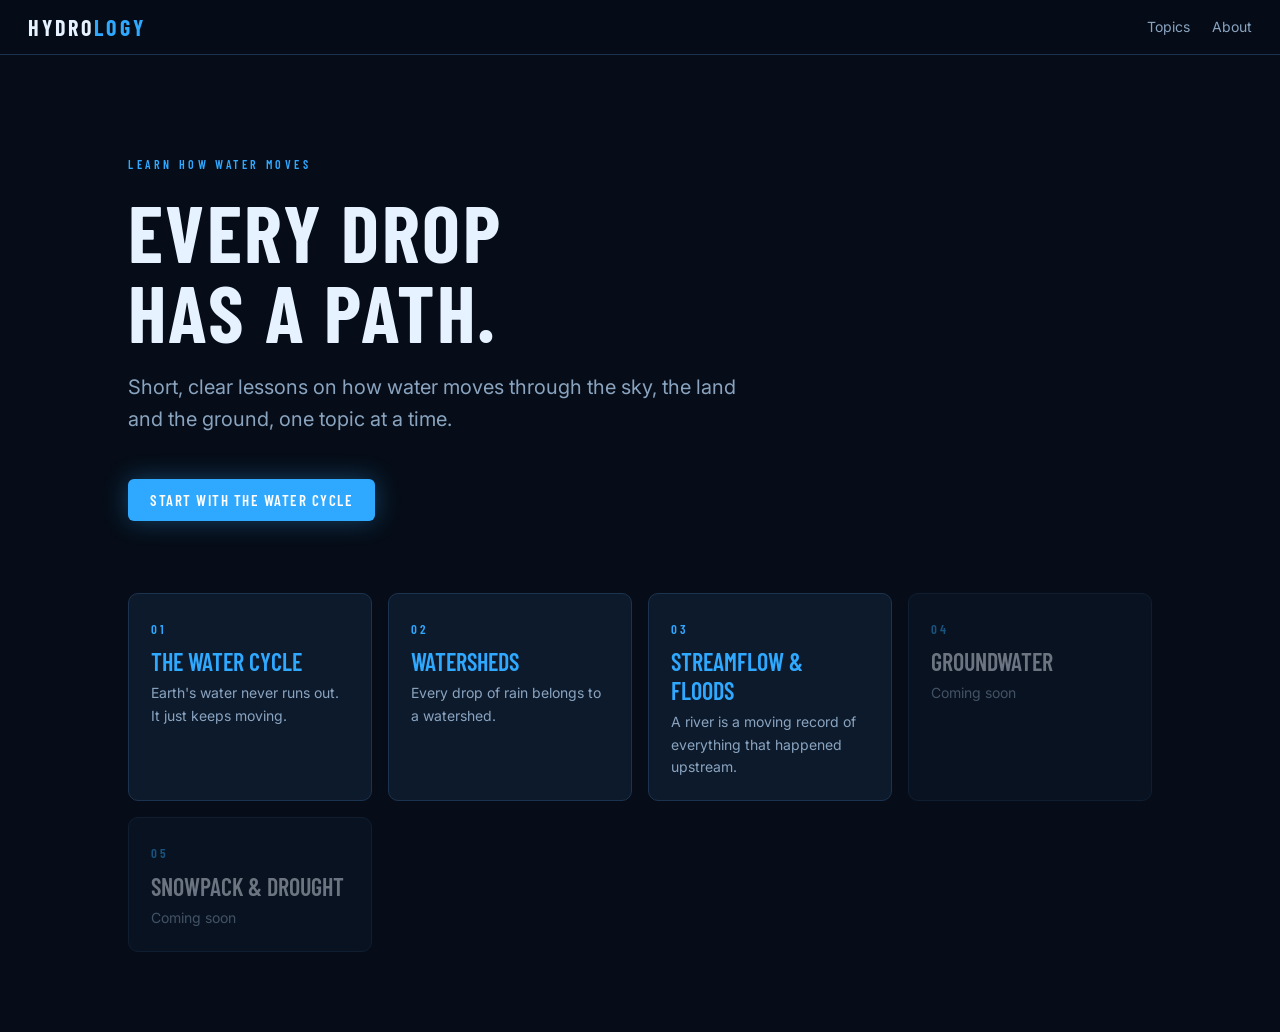
<file: index.html>
<!doctype html><html lang="en"><head><meta charset="utf-8"><meta name="viewport" content="width=device-width,initial-scale=1"><title>Hydrology</title><link rel="stylesheet" href="tokens.css"><link rel="stylesheet" href="theme.css"><link rel="stylesheet" href="site.css"></head><body>
<div class="nav"><a class="logo" href="index.html">Hydro<b>logy</b></a><nav><a href="#topics">Topics</a><a href="#">About</a></nav></div>
<div class="wrap"><section class="hero"><span class="eyebrow">Learn how water moves</span><h1>Every drop<br>has a path.</h1><p class="lead">Short, clear lessons on how water moves through the sky, the land and the ground, one topic at a time.</p><a class="btn" href="water-cycle.html">Start with the water cycle</a></section>
<section id="topics" class="grid">
<a class="card" href="water-cycle.html"><span class="n">01</span><h3>The Water Cycle</h3><p>Earth's water never runs out. It just keeps moving.</p></a>
<a class="card" href="watersheds.html"><span class="n">02</span><h3>Watersheds</h3><p>Every drop of rain belongs to a watershed.</p></a>
<a class="card" href="streamflow.html"><span class="n">03</span><h3>Streamflow &amp; Floods</h3><p>A river is a moving record of everything that happened upstream.</p></a>
<div class="card locked"><span class="n">04</span><h3>Groundwater</h3><p>Coming soon</p></div>
<div class="card locked"><span class="n">05</span><h3>Snowpack &amp; Drought</h3><p>Coming soon</p></div>
</section></div></body></html>
</file>
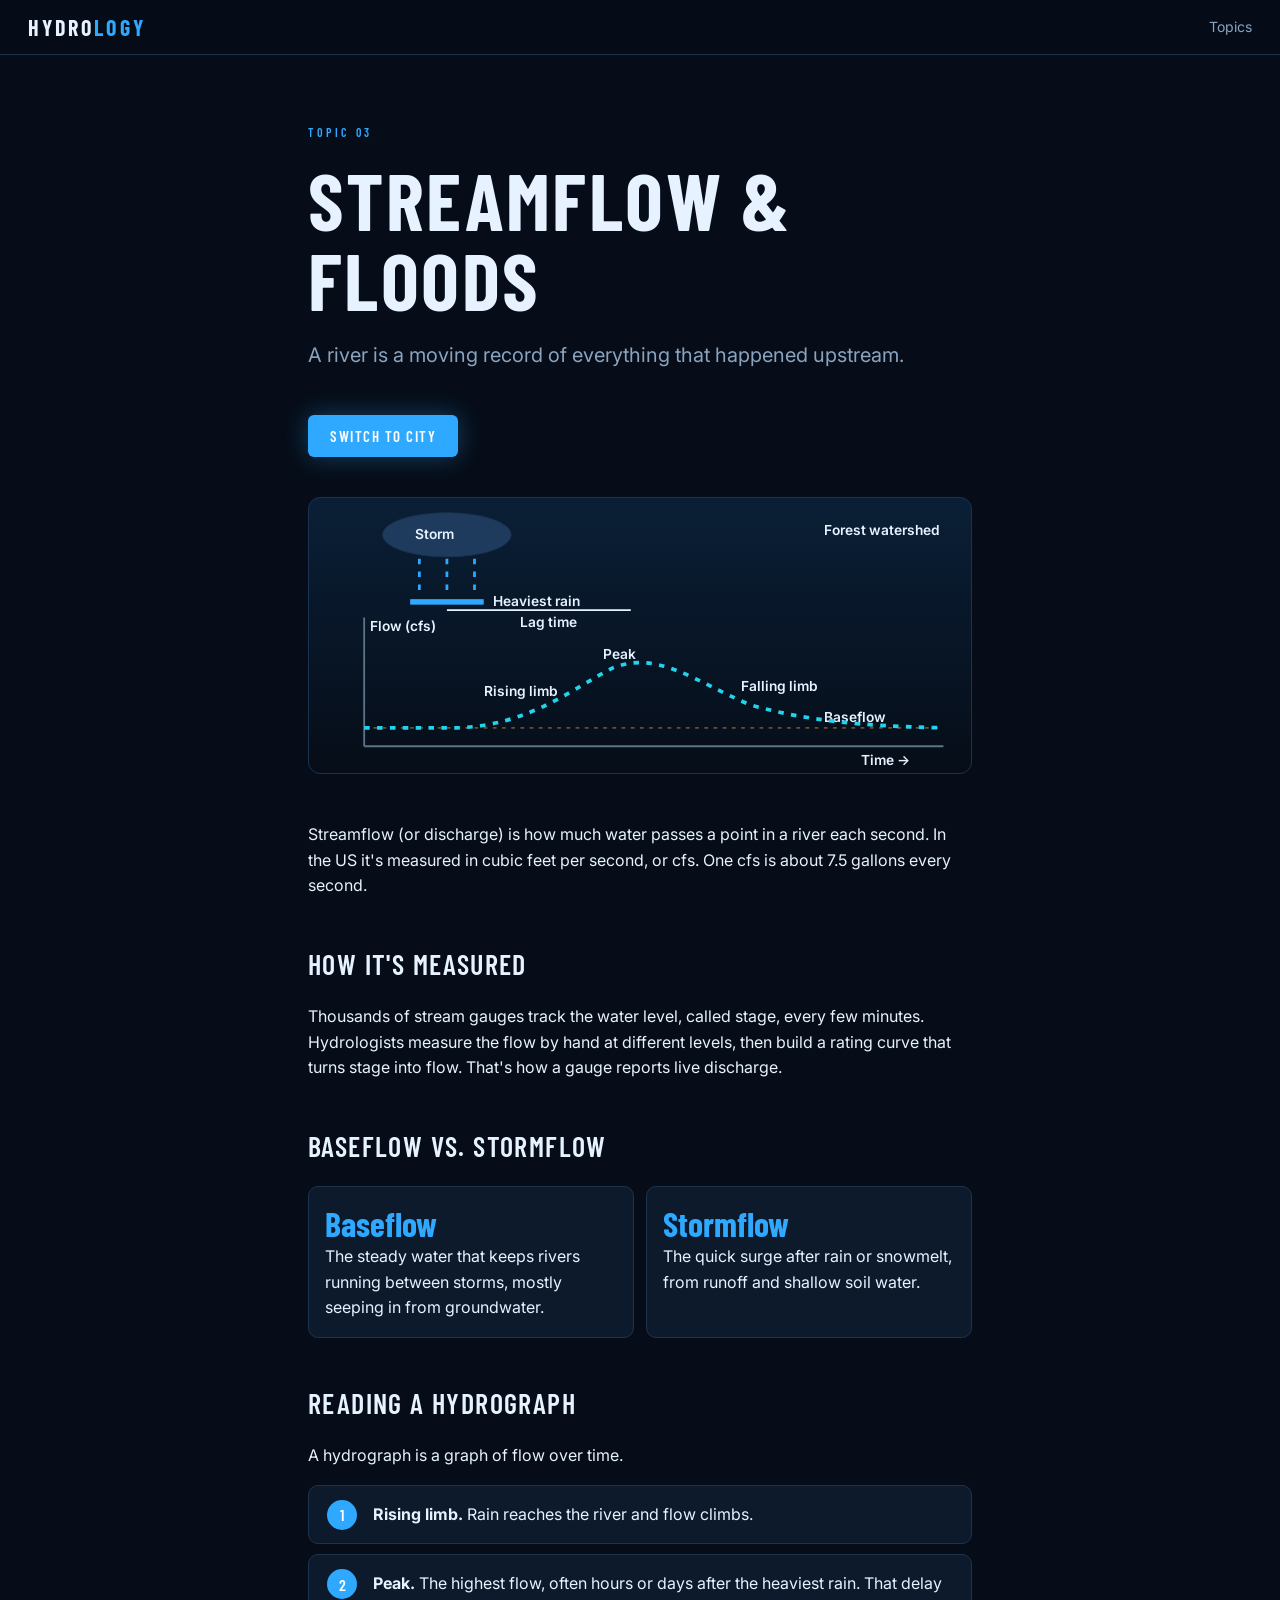
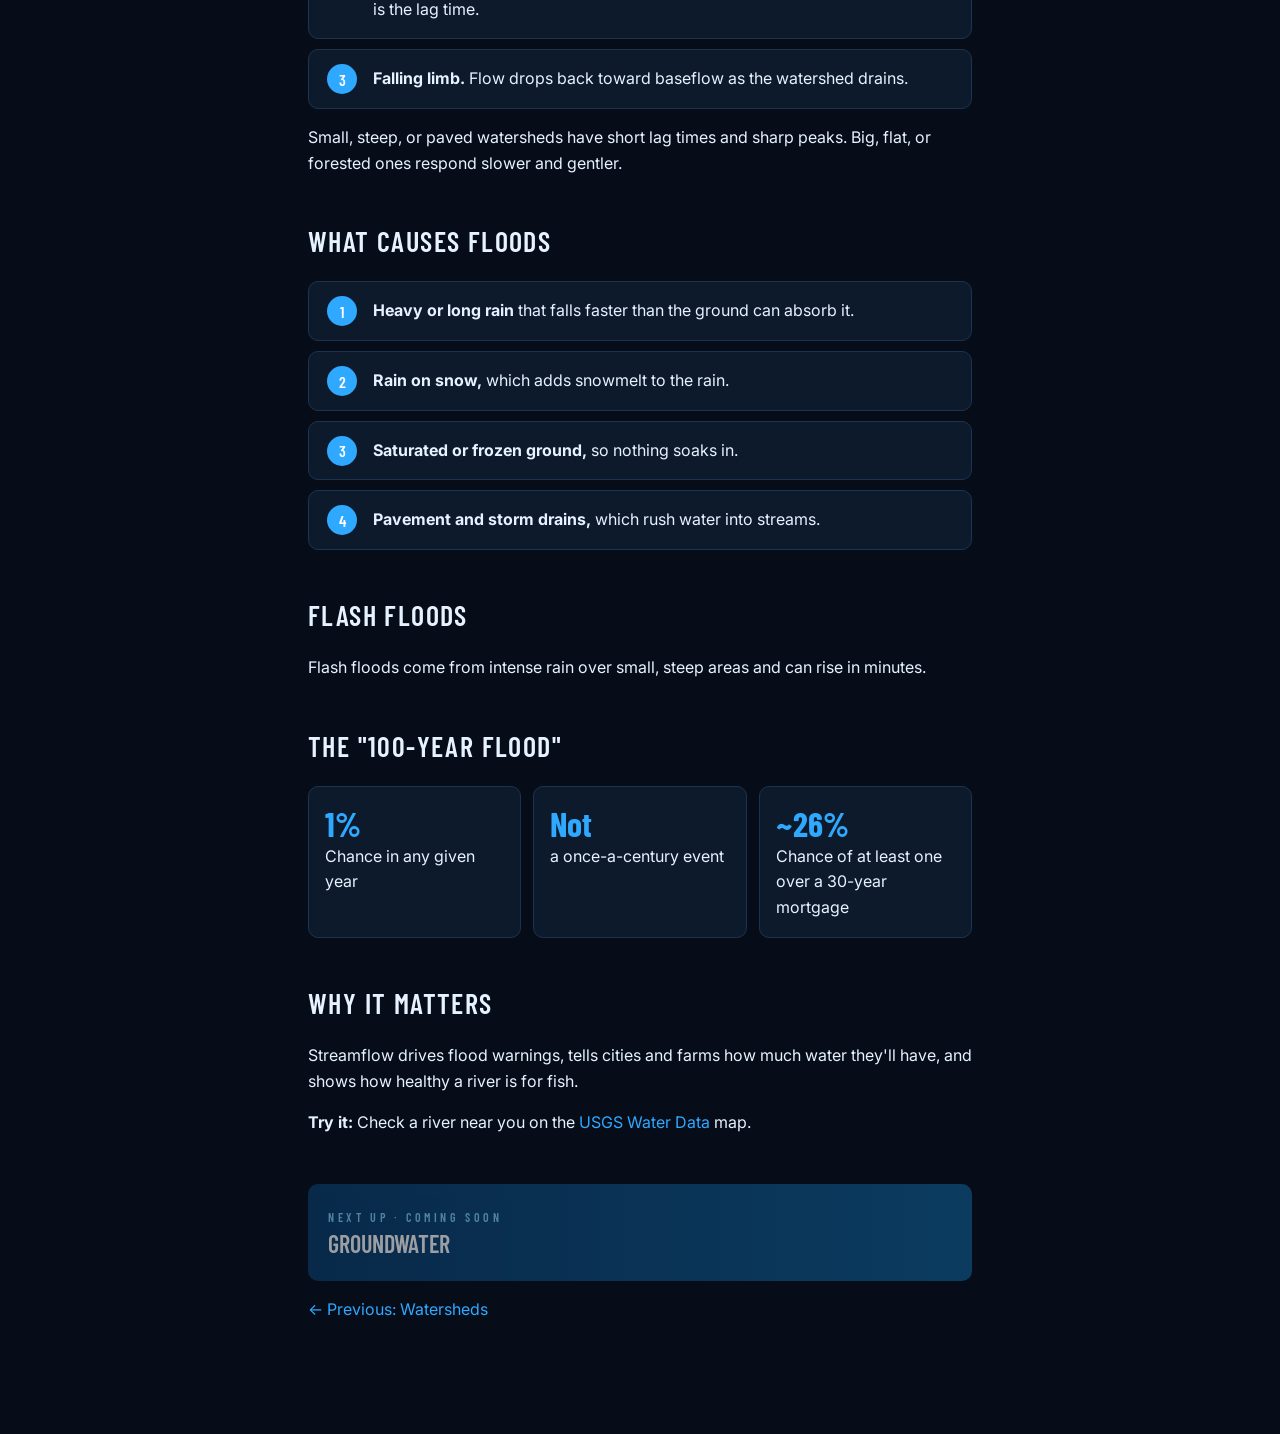
<file: streamflow.html>
<!doctype html><html lang="en"><head><meta charset="utf-8"><meta name="viewport" content="width=device-width,initial-scale=1"><title>Streamflow &amp; Floods · Hydrology</title><link rel="stylesheet" href="tokens.css"><link rel="stylesheet" href="theme.css"><link rel="stylesheet" href="site.css"></head><body>
<div class="nav"><a class="logo" href="index.html">Hydro<b>logy</b></a><nav><a href="index.html#topics">Topics</a></nav></div>
<article><span class="eyebrow">Topic 03</span><h1>Streamflow &amp; Floods</h1><p class="lead">A river is a moving record of everything that happened upstream.</p>
<p><button class="btn" type="button" id="land" style="border:0;cursor:pointer">Switch to city</button></p>
<svg class="cycle" role="img" aria-label="Hydrograph: a storm drops rain, then river flow rises above baseflow, peaks after a lag time, and slowly falls; toggle between forest and city watersheds" viewBox="0 0 720 300" font-family="Inter,sans-serif" font-size="15" font-weight="600">
<ellipse cx="150" cy="40" rx="70" ry="24" fill="#1e3a5c" stroke="#1c3350"/><text x="115" y="45" fill="#e6f2ff">Storm</text>
<path class="flow" d="M120 66 L120 100" stroke="#2fa8ff" stroke-width="3" fill="none"/><path class="flow" d="M150 66 L150 108" stroke="#2fa8ff" stroke-width="3" fill="none"/><path class="flow" d="M180 66 L180 100" stroke="#2fa8ff" stroke-width="3" fill="none"/>
<rect x="110" y="110" width="80" height="6" fill="#2fa8ff"/><text x="200" y="118" fill="#e6f2ff">Heaviest rain</text>
<line x1="60" y1="270" x2="690" y2="270" stroke="#5b7384" stroke-width="2"/><line x1="60" y1="130" x2="60" y2="270" stroke="#5b7384" stroke-width="2"/>
<text x="600" y="290" fill="#e6f2ff">Time →</text><text x="66" y="145" fill="#e6f2ff">Flow (cfs)</text>
<line x1="60" y1="250" x2="690" y2="250" stroke="#6b4f2a" stroke-dasharray="4 6" stroke-width="2"/><text x="560" y="244" fill="#e6f2ff">Baseflow</text>
<path id="hy" class="flow" d="M60 250 L160 250 C240 248 290 205 330 185 C380 165 420 200 480 225 C540 242 600 248 690 250" stroke="#22d3ee" stroke-width="4" fill="none"/>
<line id="lag" x1="150" y1="122" x2="350" y2="122" stroke="#e6f2ff" stroke-width="2"/><text id="lagt" x="230" y="140" fill="#e6f2ff">Lag time</text>
<text id="pk" x="320" y="175" fill="#e6f2ff">Peak</text><text x="190" y="215" fill="#e6f2ff">Rising limb</text><text x="470" y="210" fill="#e6f2ff">Falling limb</text>
<text id="mode" x="560" y="40" fill="#e6f2ff">Forest watershed</text></svg>
<p>Streamflow (or discharge) is how much water passes a point in a river each second. In the US it's measured in cubic feet per second, or cfs. One cfs is about 7.5 gallons every second.</p>
<h2>How it's measured</h2><p>Thousands of stream gauges track the water level, called stage, every few minutes. Hydrologists measure the flow by hand at different levels, then build a rating curve that turns stage into flow. That's how a gauge reports live discharge.</p>
<h2>Baseflow vs. stormflow</h2><div class="stat two"><div><b>Baseflow</b>The steady water that keeps rivers running between storms, mostly seeping in from groundwater.</div><div><b>Stormflow</b>The quick surge after rain or snowmelt, from runoff and shallow soil water.</div></div>
<h2>Reading a hydrograph</h2><p>A hydrograph is a graph of flow over time.</p><ol class="steps">
<li><b>Rising limb.</b> Rain reaches the river and flow climbs.</li>
<li><b>Peak.</b> The highest flow, often hours or days after the heaviest rain. That delay is the lag time.</li>
<li><b>Falling limb.</b> Flow drops back toward baseflow as the watershed drains.</li></ol>
<p>Small, steep, or paved watersheds have short lag times and sharp peaks. Big, flat, or forested ones respond slower and gentler.</p>
<h2>What causes floods</h2><ol class="steps">
<li><b>Heavy or long rain</b> that falls faster than the ground can absorb it.</li>
<li><b>Rain on snow,</b> which adds snowmelt to the rain.</li>
<li><b>Saturated or frozen ground,</b> so nothing soaks in.</li>
<li><b>Pavement and storm drains,</b> which rush water into streams.</li>
</ol>
<h2>Flash floods</h2><p>Flash floods come from intense rain over small, steep areas and can rise in minutes.</p>
<h2>The "100-year flood"</h2><div class="stat"><div><b>1%</b>Chance in any given year</div><div><b>Not</b>a once-a-century event</div><div><b>~26%</b>Chance of at least one over a 30-year mortgage</div></div>
<h2>Why it matters</h2><p>Streamflow drives flood warnings, tells cities and farms how much water they'll have, and shows how healthy a river is for fish.</p>
<p><b>Try it:</b> Check a river near you on the <a href="https://waterdata.usgs.gov/">USGS Water Data</a> map.</p>
<div class="next" style="opacity:.6"><span class="eyebrow" style="color:#7fd3ff">Next up · coming soon</span><br><b style="font:600 24px var(--font-display);text-transform:uppercase">Groundwater</b></div>
<p><a href="watersheds.html">← Previous: Watersheds</a></p>
</article>
<script>var c=false,btn=document.getElementById('land'),hy=document.getElementById('hy'),F='M60 250 L160 250 C240 248 290 205 330 185 C380 165 420 200 480 225 C540 242 600 248 690 250',C='M60 250 L160 250 C190 245 210 150 230 140 C250 135 270 200 330 235 C420 250 600 250 690 250';
btn.onclick=function(){c=!c;hy.setAttribute('d',c?C:F);document.getElementById('lag').setAttribute('x2',c?230:350);document.getElementById('pk').setAttribute('x',c?215:320);document.getElementById('pk').setAttribute('y',c?132:175);document.getElementById('lagt').setAttribute('x',c?165:230);document.getElementById('mode').textContent=c?'City watershed':'Forest watershed';btn.textContent=c?'Switch to forest':'Switch to city';hy.parentNode.setAttribute('aria-label','Hydrograph for a '+(c?'city':'forest')+' watershed: '+(c?'a sharp, early peak after the rain':'a gentle, delayed peak after the rain'));};</script>
</body></html>
</file>
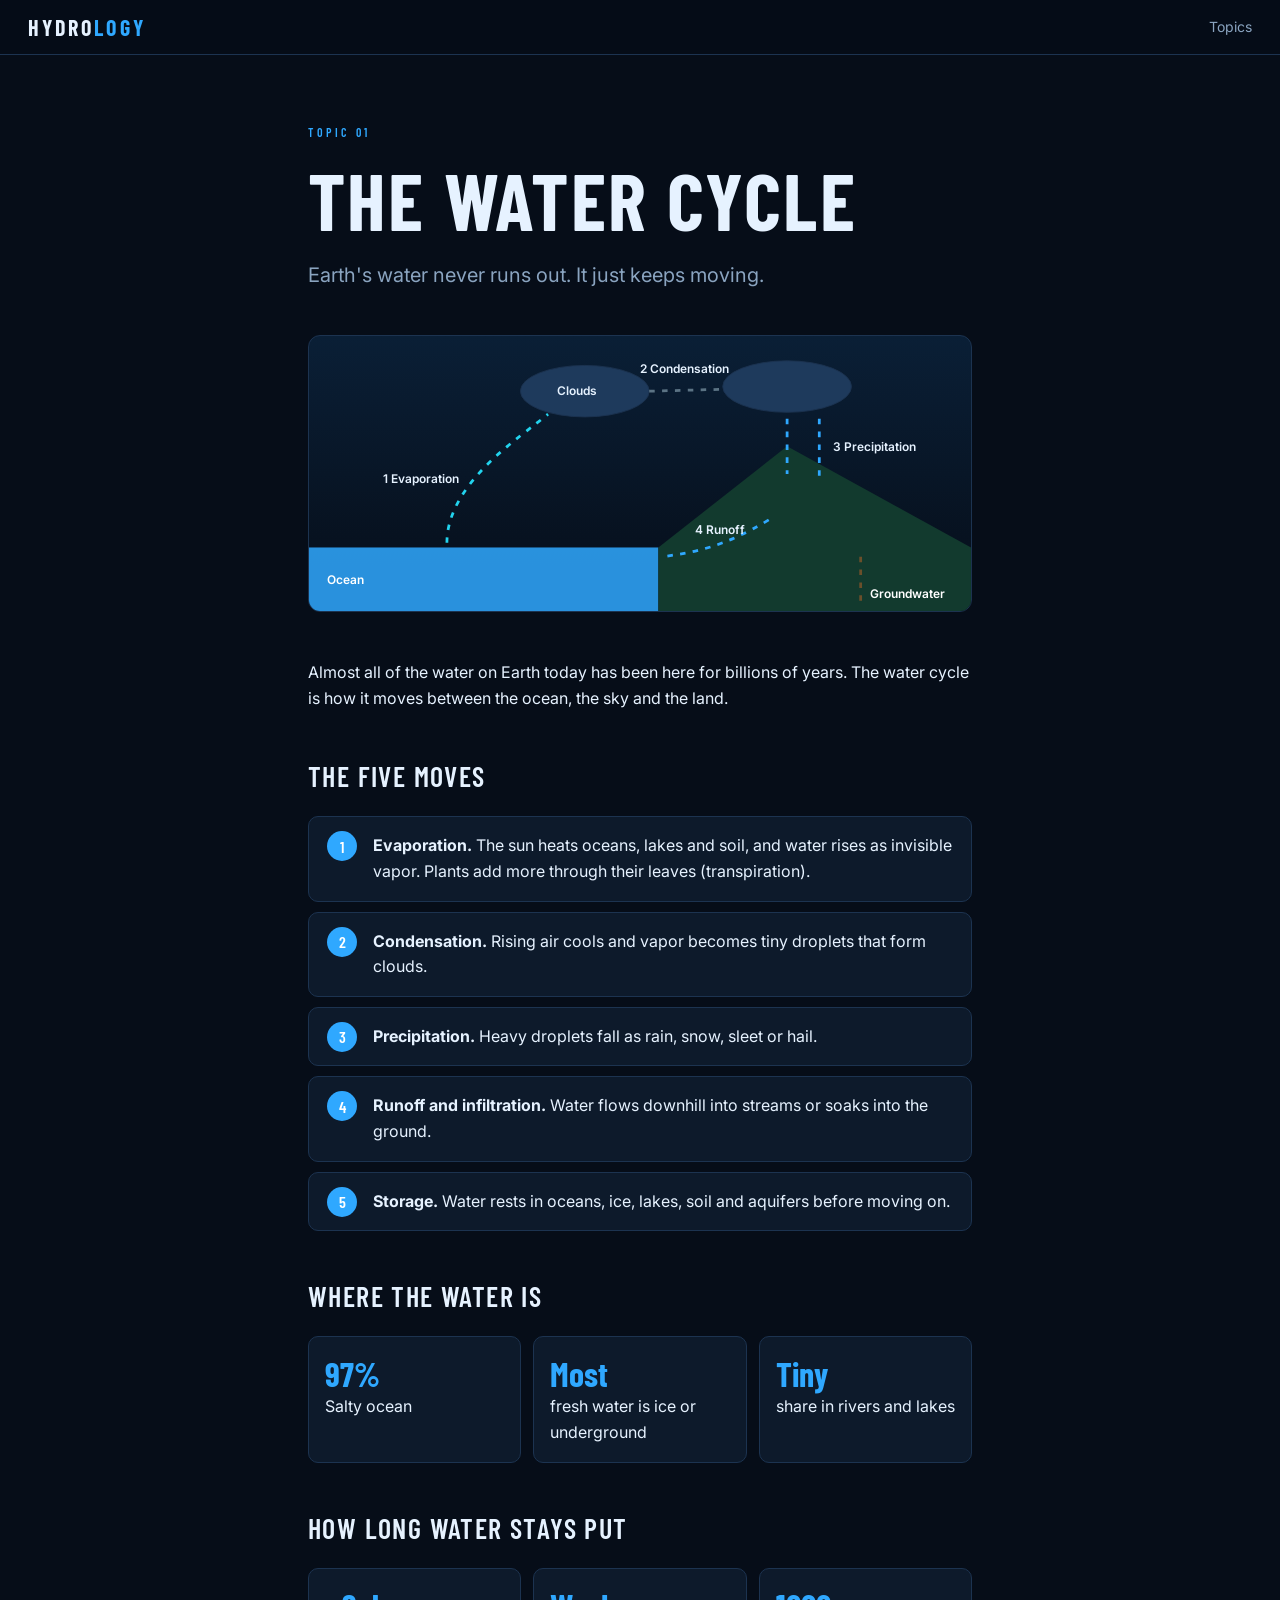
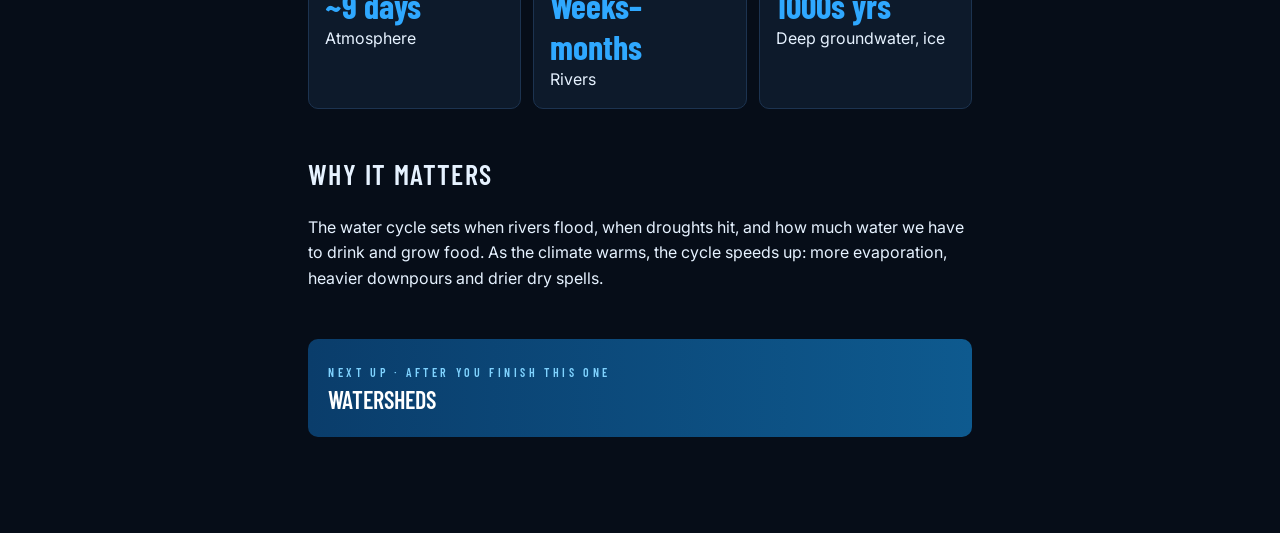
<file: water-cycle.html>
<!doctype html><html lang="en"><head><meta charset="utf-8"><meta name="viewport" content="width=device-width,initial-scale=1"><title>The Water Cycle · Hydrology</title><link rel="stylesheet" href="tokens.css"><link rel="stylesheet" href="theme.css"><link rel="stylesheet" href="site.css"></head><body>
<div class="nav"><a class="logo" href="index.html">Hydro<b>logy</b></a><nav><a href="index.html#topics">Topics</a></nav></div>
<article><span class="eyebrow">Topic 01</span><h1>The Water Cycle</h1><p class="lead">Earth's water never runs out. It just keeps moving.</p>
<svg class="cycle" role="img" aria-label="Water cycle: evaporation from the ocean, condensation into clouds, precipitation over land, runoff back to the ocean, and infiltration to groundwater" viewBox="0 0 720 300" font-family="Inter" font-size="13" font-family="Inter,sans-serif" font-size="15" font-weight="600">
<rect x="0" y="230" width="380" height="70" fill="#2fa8ff" opacity=".85"/><text x="20" y="270" fill="#fff">Ocean</text>
<path d="M380 230 L520 120 L720 230 L720 300 L380 300Z" fill="#123a2e"/>
<ellipse cx="300" cy="60" rx="70" ry="28" fill="#1e3a5c" stroke="#1c3350"/><ellipse cx="520" cy="55" rx="70" ry="28" fill="#1e3a5c" stroke="#1c3350"/><text x="270" y="64" fill="#e6f2ff">Clouds</text>
<path class="flow" d="M150 225 C150 160 230 110 260 85" stroke="#22d3ee" stroke-width="3" fill="none"/><text x="80" y="160" fill="#e6f2ff">1 Evaporation</text>
<path class="flow" d="M370 60 L450 58" stroke="#5b7384" stroke-width="3" fill="none"/><text x="360" y="40" fill="#e6f2ff">2 Condensation</text>
<path class="flow" d="M520 90 L520 150" stroke="#2fa8ff" stroke-width="3" fill="none"/><path class="flow" d="M555 90 L555 160" stroke="#2fa8ff" stroke-width="3" fill="none"/><text x="570" y="125" fill="#e6f2ff">3 Precipitation</text>
<path class="flow" d="M500 200 C450 230 420 235 385 240" stroke="#2fa8ff" stroke-width="3" fill="none"/><text x="420" y="215" fill="#e6f2ff">4 Runoff</text>
<path class="flow" d="M600 240 L600 290" stroke="#6b4f2a" stroke-width="3" fill="none"/><text x="610" y="285" fill="#fff">Groundwater</text></svg>
<p>Almost all of the water on Earth today has been here for billions of years. The water cycle is how it moves between the ocean, the sky and the land.</p>
<h2>The five moves</h2><ol class="steps">
<li><b>Evaporation.</b> The sun heats oceans, lakes and soil, and water rises as invisible vapor. Plants add more through their leaves (transpiration).</li>
<li><b>Condensation.</b> Rising air cools and vapor becomes tiny droplets that form clouds.</li>
<li><b>Precipitation.</b> Heavy droplets fall as rain, snow, sleet or hail.</li>
<li><b>Runoff and infiltration.</b> Water flows downhill into streams or soaks into the ground.</li>
<li><b>Storage.</b> Water rests in oceans, ice, lakes, soil and aquifers before moving on.</li></ol>
<h2>Where the water is</h2><div class="stat"><div><b>97%</b>Salty ocean</div><div><b>Most</b>fresh water is ice or underground</div><div><b>Tiny</b>share in rivers and lakes</div></div>
<h2>How long water stays put</h2><div class="stat"><div><b>~9 days</b>Atmosphere</div><div><b>Weeks–months</b>Rivers</div><div><b>1000s yrs</b>Deep groundwater, ice</div></div>
<h2>Why it matters</h2><p>The water cycle sets when rivers flood, when droughts hit, and how much water we have to drink and grow food. As the climate warms, the cycle speeds up: more evaporation, heavier downpours and drier dry spells.</p>
<a class="next" href="watersheds.html"><span class="eyebrow" style="color:#7fd3ff">Next up · after you finish this one</span><br><b style="font:600 24px var(--font-display);text-transform:uppercase">Watersheds</b></a>
</article></body></html>
</file>
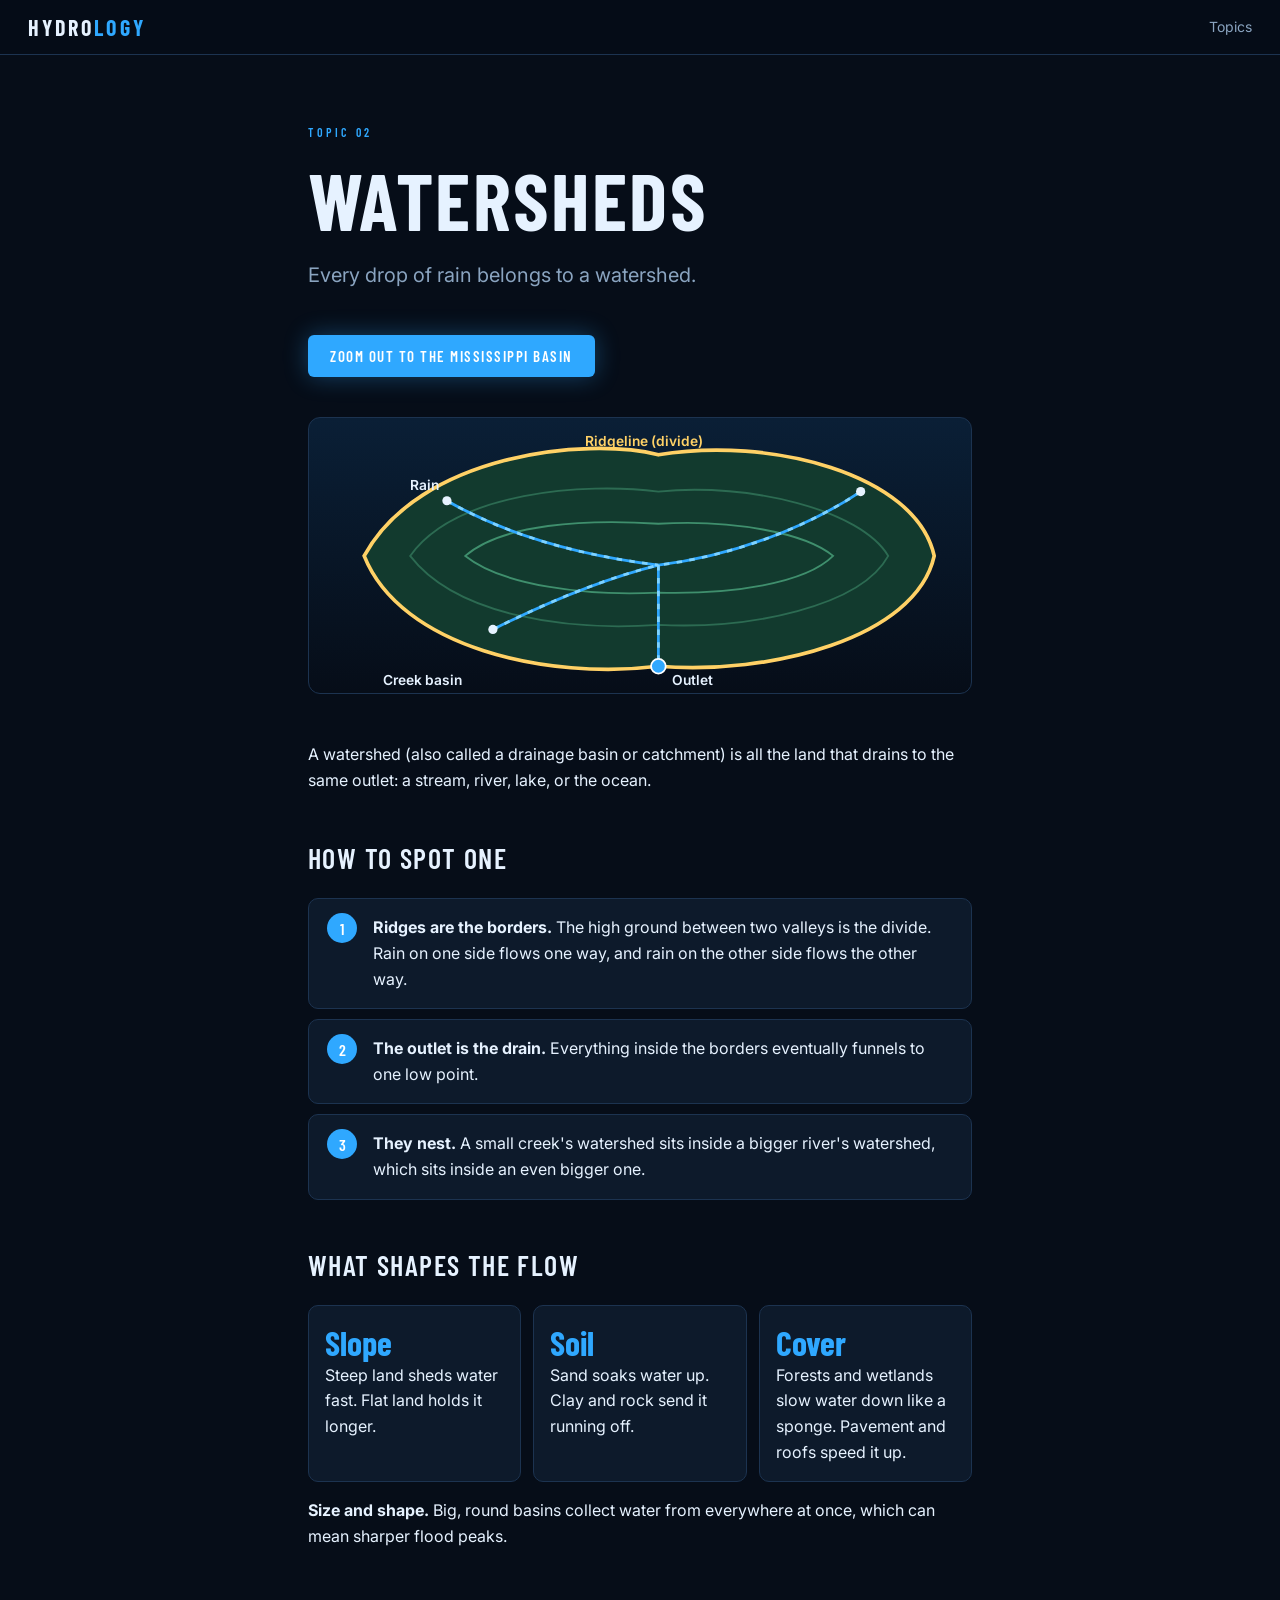
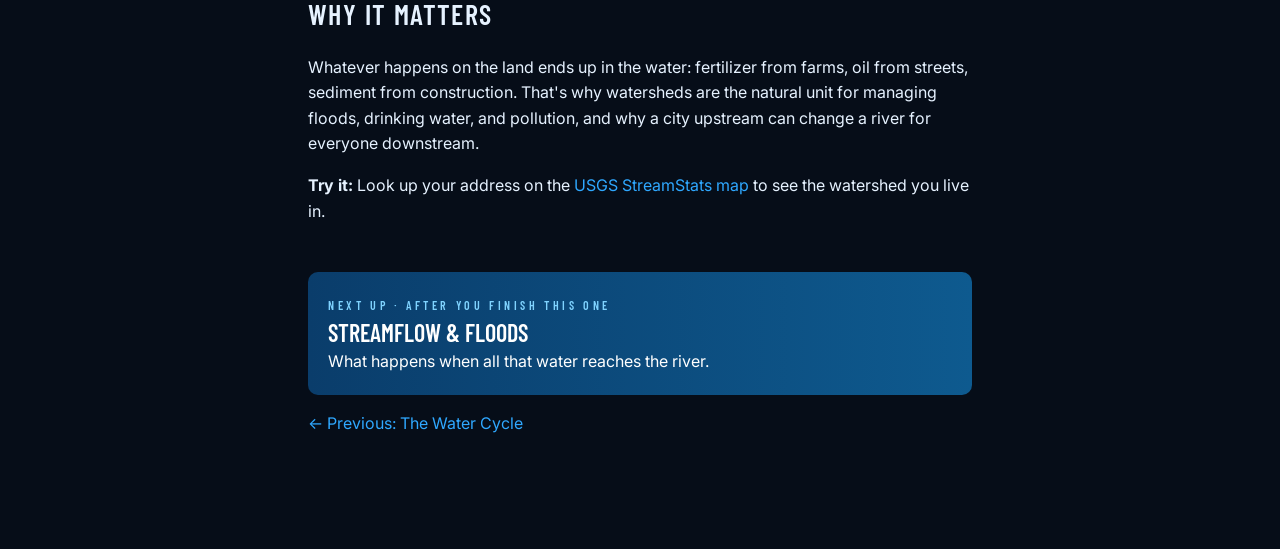
<file: watersheds.html>
<!doctype html><html lang="en"><head><meta charset="utf-8"><meta name="viewport" content="width=device-width,initial-scale=1"><title>Watersheds · Hydrology</title><link rel="stylesheet" href="tokens.css"><link rel="stylesheet" href="theme.css"><link rel="stylesheet" href="site.css"></head><body>
<div class="nav"><a class="logo" href="index.html">Hydro<b>logy</b></a><nav><a href="index.html#topics">Topics</a></nav></div>
<article><span class="eyebrow">Topic 02</span><h1>Watersheds</h1><p class="lead">Every drop of rain belongs to a watershed.</p>
<p><button class="btn" type="button" id="zoom" style="border:0;cursor:pointer">Zoom out to the Mississippi basin</button></p>
<svg class="cycle" id="ws-creek" role="img" aria-label="Creek basin map: a ridgeline divide surrounds the basin, and rain drops flow downhill along streams to one outlet" viewBox="0 0 720 300" font-family="Inter,sans-serif" font-size="15" font-weight="600">
<path d="M60 150 C120 40 300 20 380 40 C500 20 660 60 680 150 C660 240 500 280 380 270 C260 285 100 250 60 150Z" fill="#123a2e"/>
<path d="M110 150 C160 80 300 70 380 80 C480 70 600 100 630 150 C600 205 480 230 380 225 C280 232 160 215 110 150Z" fill="none" stroke="#2c6b52" stroke-width="2"/>
<path d="M170 150 C210 115 300 110 380 115 C460 110 540 125 570 150 C540 180 460 192 380 190 C300 194 210 182 170 150Z" fill="none" stroke="#3f8f6d" stroke-width="2"/>
<path d="M60 150 C120 40 300 20 380 40 C500 20 660 60 680 150 C660 240 500 280 380 270 C260 285 100 250 60 150Z" fill="none" stroke="#ffd166" stroke-width="4"/><text x="300" y="30" fill="#ffd166">Ridgeline (divide)</text>
<path d="M150 90 C220 130 300 150 380 160 M600 80 C540 120 460 150 380 160 M200 230 C260 200 320 175 380 160 M380 160 L380 268" stroke="#2fa8ff" stroke-width="3" fill="none"/>
<path class="flow" d="M150 90 C220 130 300 150 380 160" stroke="#7fd3ff" stroke-width="3" fill="none"/><path class="flow" d="M600 80 C540 120 460 150 380 160" stroke="#7fd3ff" stroke-width="3" fill="none"/><path class="flow" d="M200 230 C260 200 320 175 380 160" stroke="#7fd3ff" stroke-width="3" fill="none"/><path class="flow" d="M380 160 L380 268" stroke="#7fd3ff" stroke-width="3" fill="none"/>
<circle cx="150" cy="90" r="5" fill="#e6f2ff"/><circle cx="600" cy="80" r="5" fill="#e6f2ff"/><circle cx="200" cy="230" r="5" fill="#e6f2ff"/><text x="110" y="78" fill="#e6f2ff">Rain</text>
<circle cx="380" cy="270" r="8" fill="#2fa8ff" stroke="#fff" stroke-width="2"/><text x="395" y="290" fill="#e6f2ff">Outlet</text><text x="80" y="290" fill="#e6f2ff">Creek basin</text></svg>
<svg class="cycle" id="ws-big" role="img" aria-label="Mississippi basin map: the Missouri and Ohio rivers join the Mississippi, which drains to the Gulf of Mexico; a small creek basin sits inside it" style="display:none" viewBox="0 0 720 300" font-family="Inter,sans-serif" font-size="15" font-weight="600">
<path d="M80 60 L250 30 L420 25 L560 50 L600 110 L560 170 L470 210 L430 270 L370 280 L330 220 L230 190 L120 150Z" fill="#123a2e" stroke="#ffd166" stroke-width="4"/><text x="250" y="20" fill="#e6f2ff">Mississippi basin divide</text>
<path d="M140 80 C220 110 300 140 370 190" stroke="#2fa8ff" stroke-width="3" fill="none"/><text x="150" y="110" fill="#e6f2ff">Missouri</text>
<path d="M550 120 C480 150 420 170 370 190" stroke="#2fa8ff" stroke-width="3" fill="none"/><text x="470" y="140" fill="#e6f2ff">Ohio</text>
<path class="flow" d="M380 40 C380 100 370 150 370 190 L380 275" stroke="#7fd3ff" stroke-width="4" fill="none"/><text x="390" y="90" fill="#e6f2ff">Mississippi</text>
<rect x="355" y="160" width="16" height="12" fill="#ffd166"/><text x="250" y="166" fill="#ffd166">Your creek</text>
<circle cx="380" cy="278" r="8" fill="#2fa8ff" stroke="#fff" stroke-width="2"/><text x="395" y="295" fill="#e6f2ff">Gulf of Mexico</text></svg>
<p>A watershed (also called a drainage basin or catchment) is all the land that drains to the same outlet: a stream, river, lake, or the ocean.</p>
<h2>How to spot one</h2><ol class="steps">
<li><b>Ridges are the borders.</b> The high ground between two valleys is the divide. Rain on one side flows one way, and rain on the other side flows the other way.</li>
<li><b>The outlet is the drain.</b> Everything inside the borders eventually funnels to one low point.</li>
<li><b>They nest.</b> A small creek's watershed sits inside a bigger river's watershed, which sits inside an even bigger one.</li></ol>
<h2>What shapes the flow</h2><div class="stat"><div><b>Slope</b>Steep land sheds water fast. Flat land holds it longer.</div><div><b>Soil</b>Sand soaks water up. Clay and rock send it running off.</div><div><b>Cover</b>Forests and wetlands slow water down like a sponge. Pavement and roofs speed it up.</div></div>
<p><b>Size and shape.</b> Big, round basins collect water from everywhere at once, which can mean sharper flood peaks.</p>
<h2>Why it matters</h2><p>Whatever happens on the land ends up in the water: fertilizer from farms, oil from streets, sediment from construction. That's why watersheds are the natural unit for managing floods, drinking water, and pollution, and why a city upstream can change a river for everyone downstream.</p>
<p><b>Try it:</b> Look up your address on the <a href="https://streamstats.usgs.gov/ss/">USGS StreamStats map</a> to see the watershed you live in.</p>
<a class="next" href="streamflow.html"><span class="eyebrow" style="color:#7fd3ff">Next up · after you finish this one</span><br><b style="font:600 24px var(--font-display);text-transform:uppercase">Streamflow &amp; Floods</b><br>What happens when all that water reaches the river.</a>
<p><a href="water-cycle.html">← Previous: The Water Cycle</a></p>
</article>
<script>var z=document.getElementById('zoom'),a=document.getElementById('ws-creek'),b=document.getElementById('ws-big');z.onclick=function(){var big=b.style.display=="none";b.style.display=big?"":"none";a.style.display=big?"none":"";z.textContent=big?'Zoom in to the creek basin':'Zoom out to the Mississippi basin';};</script>
</body></html>
</file>
<file: tokens.css>
/* Fixed across every app. */
:root { --space-1:4px; --space-2:8px; --space-3:12px; --space-4:16px; --space-5:24px; --space-6:32px; --fs-micro:10px; --fs-small:11px; --fs-body:12px; --radius-1:4px; --radius-2:6px; --sidebar-w:224px; --header-h:76px; --content-max:1500px; }
</file>
<file: theme.css>
:root{color-scheme:dark;--bg:#060d18;--panel:#0d1a2b;--line:#1c3350;--accent:#2fa8ff;--accent-2:#22d3ee;--text:#e6f2ff;--muted:#8aa4c0;--font-display:'Barlow Condensed',sans-serif;--font-body:Inter,system-ui,sans-serif}
body{background:radial-gradient(1200px 600px at 70% -10%,#0b2a4a 0%,var(--bg) 60%)}
svg.cycle{background:linear-gradient(#0a1f36,#060d18)!important}
.next{background:linear-gradient(90deg,#0a3d6b,#0e5a8f)!important}
.btn{box-shadow:0 0 24px #2fa8ff55}
</file>
<file: site.css>
@import url('https://fonts.googleapis.com/css2?family=Barlow+Condensed:wght@500;600;700&family=Inter:wght@400;500;600&display=swap');
*{box-sizing:border-box}body{margin:0;font-family:var(--font-body);background:var(--bg);color:var(--text);line-height:1.6}
a{color:var(--accent);text-decoration:none}
.nav{position:sticky;top:0;display:flex;align-items:center;justify-content:space-between;padding:14px 28px;background:rgba(6,13,24,.85);backdrop-filter:blur(12px);border-bottom:1px solid var(--line);z-index:5}
.logo{font:700 22px var(--font-display);letter-spacing:.14em;text-transform:uppercase;color:var(--text)}.logo b{color:var(--accent)}
.nav nav a{margin-left:22px;font-size:14px;color:var(--muted)}
.wrap{max-width:1080px;margin:auto;padding:0 28px}
.hero{padding:96px 0 72px;text-align:left}
.eyebrow{font:600 12px var(--font-display);letter-spacing:.3em;color:var(--accent);text-transform:uppercase}
h1{font:700 clamp(44px,7vw,80px)/1 var(--font-display);text-transform:uppercase;letter-spacing:.03em;margin:14px 0}
.lead{font-size:20px;color:var(--muted);max-width:620px}
.btn{display:inline-block;margin-top:24px;padding:12px 22px;border-radius:var(--radius-2);background:var(--accent);color:#fff;font:600 15px var(--font-display);letter-spacing:.1em;text-transform:uppercase}
.grid{display:grid;grid-template-columns:repeat(auto-fit,minmax(220px,1fr));gap:16px;padding-bottom:80px}
.card{background:var(--panel);border:1px solid var(--line);border-radius:10px;padding:22px;transition:.2s}
.card:hover{transform:translateY(-3px);box-shadow:0 12px 30px rgba(10,132,198,.12)}
.card .n{font:600 13px var(--font-display);color:var(--accent);letter-spacing:.2em}
.card h3{font:600 24px var(--font-display);text-transform:uppercase;margin:6px 0}.card p{margin:0;color:var(--muted);font-size:14px}
.card.locked{opacity:.45;pointer-events:none}
article{max-width:720px;margin:auto;padding:64px 28px 96px}
article h2{font:600 28px var(--font-display);text-transform:uppercase;letter-spacing:.05em;margin-top:48px}
.steps{list-style:none;padding:0;counter-reset:s}.steps li{counter-increment:s;background:var(--panel);border:1px solid var(--line);border-radius:10px;padding:16px 18px 16px 64px;margin:10px 0;position:relative}
.steps li:before{content:counter(s);position:absolute;left:18px;top:14px;width:30px;height:30px;border-radius:50%;background:var(--accent);color:#fff;display:grid;place-items:center;font:600 16px var(--font-display)}
.stat{display:grid;grid-template-columns:repeat(3,1fr);gap:12px}.stat div{background:var(--panel);border:1px solid var(--line);border-radius:10px;padding:16px}.stat b{display:block;font:700 34px var(--font-display);color:var(--accent)}
svg.cycle{width:100%;height:auto;margin:24px 0;background:linear-gradient(#e8f4fb,#fff);border-radius:12px;border:1px solid var(--line)}
.flow{stroke-dasharray:6 8;animation:f 1.6s linear infinite}@keyframes f{to{stroke-dashoffset:-28}}
.stat.two{grid-template-columns:repeat(2,1fr)}
@media (max-width:600px){.stat,.stat.two{grid-template-columns:1fr}.nav{padding:14px 18px}article{padding:48px 18px 72px}}
.next{display:block;margin-top:48px;padding:20px;border-radius:10px;background:var(--text);color:#fff}
</file>
